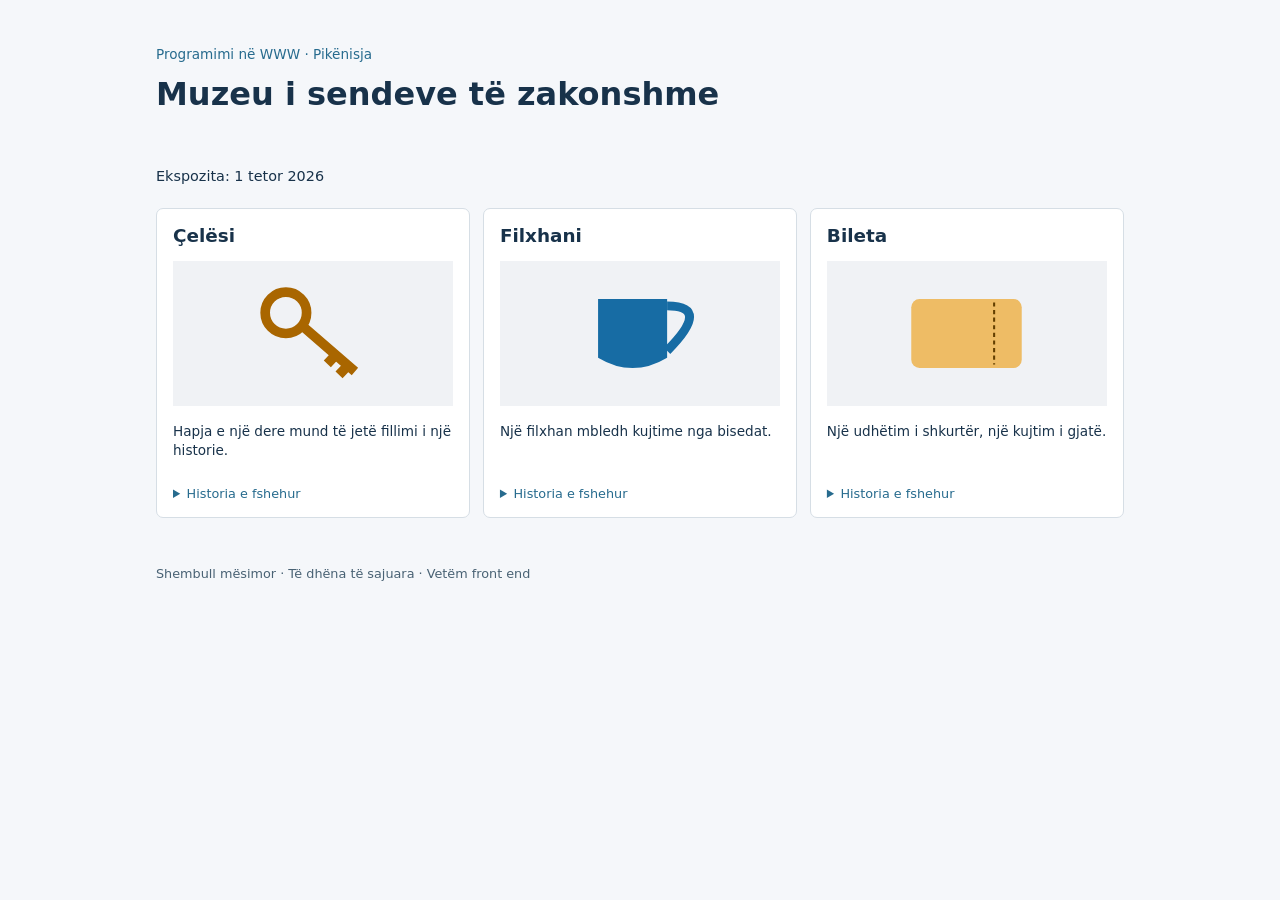
<file: Java II/index.html>
<!doctype html>
<html lang="sq">

<head>
  <meta charset="UTF-8" />
  <meta name="viewport" content="width=device-width, initial-scale=1" />
  <title>Muzeu i sendeve të zakonshme</title>
  <link rel="stylesheet" href="style.css" />
</head>

<body>

  <a class="skip" href="#main">Kalo te përmbajtja</a>

  <header>
    <p>Programimi në WWW · Pikënisja</p>
    <h1>Muzeu i sendeve të zakonshme</h1>
  </header>

  <main id="main">

    <p class="exhibition">
      Ekspozita: 1 tetor 2026
    </p>

    <section class="museum">

      <article class="card">
        <h2>Çelësi</h2>

        <div class="image-box">
          <img src="celesi.svg" alt="Çelës">
        </div>

        <p>
          Hapja e një dere mund të jetë fillimi i një historie.
        </p>

        <details>
          <summary>Historia e fshehur</summary>
          <p>
            Ky çelës i vjetër është pjesë e koleksionit të muzeut.
          </p>
        </details>
      </article>


      <article class="card">
        <h2>Filxhani</h2>

        <div class="image-box">
          <img src="filxhani.svg" alt="Filxhan">
        </div>

        <p>
          Një filxhan mbledh kujtime nga bisedat.
        </p>

        <details>
          <summary>Historia e fshehur</summary>
          <p>
            Ky filxhan është pjesë e koleksionit të muzeut.
          </p>
        </details>
      </article>


      <article class="card">
        <h2>Bileta</h2>

        <div class="image-box">
          <img src="bileta.svg" alt="Biletë">
        </div>

        <p>
          Një udhëtim i shkurtër, një kujtim i gjatë.
        </p>

        <details>
          <summary>Historia e fshehur</summary>
          <p>
            Kjo biletë është pjesë e koleksionit të muzeut.
          </p>
        </details>
      </article>

    </section>

  </main>

  <footer>
    Shembull mësimor · Të dhëna të sajuara · Vetëm front end
  </footer>

</body>
</html>
</file>
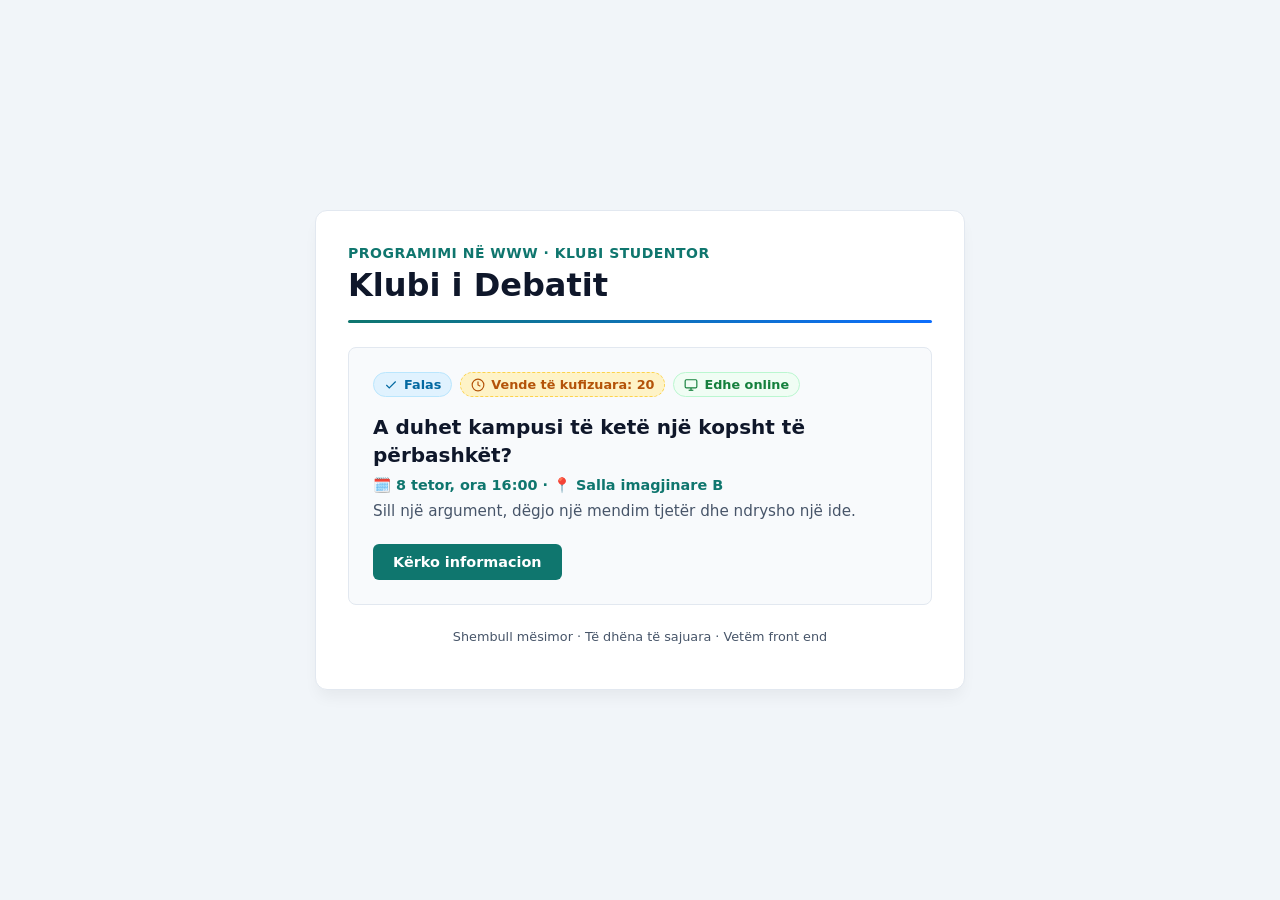
<file: java III/index.html>
<!doctype html>
<html lang="sq">
  <head>
    <meta charset="UTF-8" />
    <meta name="viewport" content="width=device-width, initial-scale=1" />
    <title>Afisha - Klubi i Debatit</title>
    <link rel="stylesheet" href="style.css" />
  </head>
  <body>
    <a class="skip-link" href="#main">Kalo te përmbajtja</a>

    <div class="poster-wrapper">
      <header class="poster-header">
        <span class="category-tag">Programimi në WWW · Klubi Studentor</span>
        <h1 class="poster-title">Klubi i Debatit</h1>
      </header>

      <div class="divider"></div>

      <main id="main" class="poster-card">
        <div class="badges-container">
          <span class="tag tag-free">
            <svg width="14" height="14" viewBox="0 0 24 24" fill="none" stroke="currentColor" stroke-width="2"><path d="M20 6L9 17l-5-5"/></svg>
            Falas
          </span>
          <span class="tag tag-limited">
            <svg width="14" height="14" viewBox="0 0 24 24" fill="none" stroke="currentColor" stroke-width="2"><circle cx="12" cy="12" r="10"/><polyline points="12 6 12 12 16 14"/></svg>
            Vende të kufizuara: 20
          </span>
          <span class="tag tag-online">
            <svg width="14" height="14" viewBox="0 0 24 24" fill="none" stroke="currentColor" stroke-width="2"><rect x="2" y="3" width="20" height="14" rx="2"/><line x1="8" y1="21" x2="16" y2="21"/><line x1="12" y1="17" x2="12" y2="21"/></svg>
            Edhe online
          </span>
        </div>

        <h2 class="event-title">A duhet kampusi të ketë një kopsht të përbashkët?</h2>
        <p class="event-time">🗓️ 8 tetor, ora 16:00 · 📍 Salla imagjinare B</p>
        <p class="event-desc">Sill një argument, dëgjo një mendim tjetër dhe ndrysho një ide.</p>

        <a href="#register" class="action-btn">Kërko informacion</a>
      </main>

      <footer class="poster-footer">
        <p>Shembull mësimor · Të dhëna të sajuara · Vetëm front end</p>
      </footer>
    </div>
  </body>
</html>
</file>
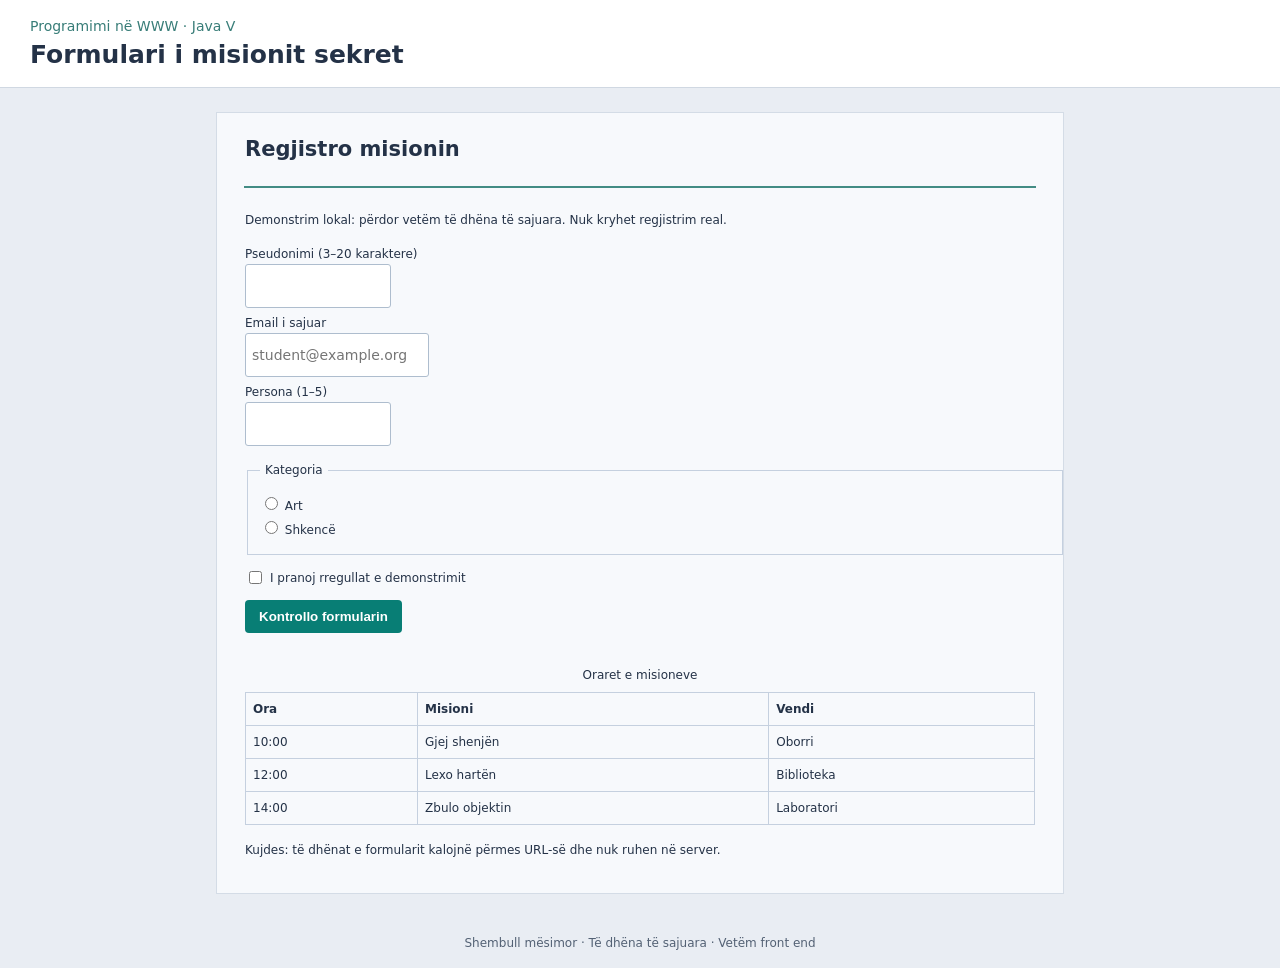
<file: java V/index.html>
<!DOCTYPE html>
<html lang="sq">
<head>
    <meta charset="UTF-8">
    <meta name="viewport" content="width=device-width, initial-scale=1.0">
    <title>Formulari i misionit sekret</title>
    <link rel="stylesheet" href="style.css">
</head>
<body>

    <a class="skip" href="#main">Kalo te përmbajtja</a>

    <header>
        <p>Programimi në WWW · Java V</p>
        <h1>Formulari i misionit sekret</h1>
    </header>

    <main id="main">

        <h2>Regjistro misionin</h2>

        <hr>

        <p class="njoftim">
            Demonstrim lokal: përdor vetëm të dhëna të sajuara.
            Nuk kryhet regjistrim real.
        </p>

        <form action="pranuar.html" method="get">

            <label for="pseudonimi">Pseudonimi (3–20 karaktere)</label>
            <input
                type="text"
                id="pseudonimi"
                name="pseudonimi"
                minlength="3"
                maxlength="20"
                required
            >

            <label for="email">Email i sajuar</label>
            <input
                type="email"
                id="email"
                name="email"
                placeholder="student@example.org"
                required
            >

            <label for="persona">Persona (1–5)</label>
            <input
                type="number"
                id="persona"
                name="persona"
                min="1"
                max="5"
                required
            >

            <fieldset>
                <legend>Kategoria</legend>

                <label class="radio-label">
                    <input
                        type="radio"
                        name="kategoria"
                        value="Art"
                        required
                    >
                    Art
                </label>

                <label class="radio-label">
                    <input
                        type="radio"
                        name="kategoria"
                        value="Shkencë"
                    >
                    Shkencë
                </label>
            </fieldset>

            <label class="checkbox-label">
                <input
                    type="checkbox"
                    name="rregullat"
                    value="pranuar"
                    required
                >
                I pranoj rregullat e demonstrimit
            </label>

            <button type="submit">Kontrollo formularin</button>

        </form>

        <table>
            <caption>Oraret e misioneve</caption>

            <thead>
                <tr>
                    <th scope="col">Ora</th>
                    <th scope="col">Misioni</th>
                    <th scope="col">Vendi</th>
                </tr>
            </thead>

            <tbody>
                <tr>
                    <td>10:00</td>
                    <td>Gjej shenjën</td>
                    <td>Oborri</td>
                </tr>

                <tr>
                    <td>12:00</td>
                    <td>Lexo hartën</td>
                    <td>Biblioteka</td>
                </tr>

                <tr>
                    <td>14:00</td>
                    <td>Zbulo objektin</td>
                    <td>Laboratori</td>
                </tr>
            </tbody>
        </table>

        <p class="shpjegim">
            Kujdes: të dhënat e formularit kalojnë përmes URL-së
            dhe nuk ruhen në server.
        </p>

    </main>

    <footer>
        Shembull mësimor · Të dhëna të sajuara · Vetëm front end
    </footer>

</body>
</html>
</file>
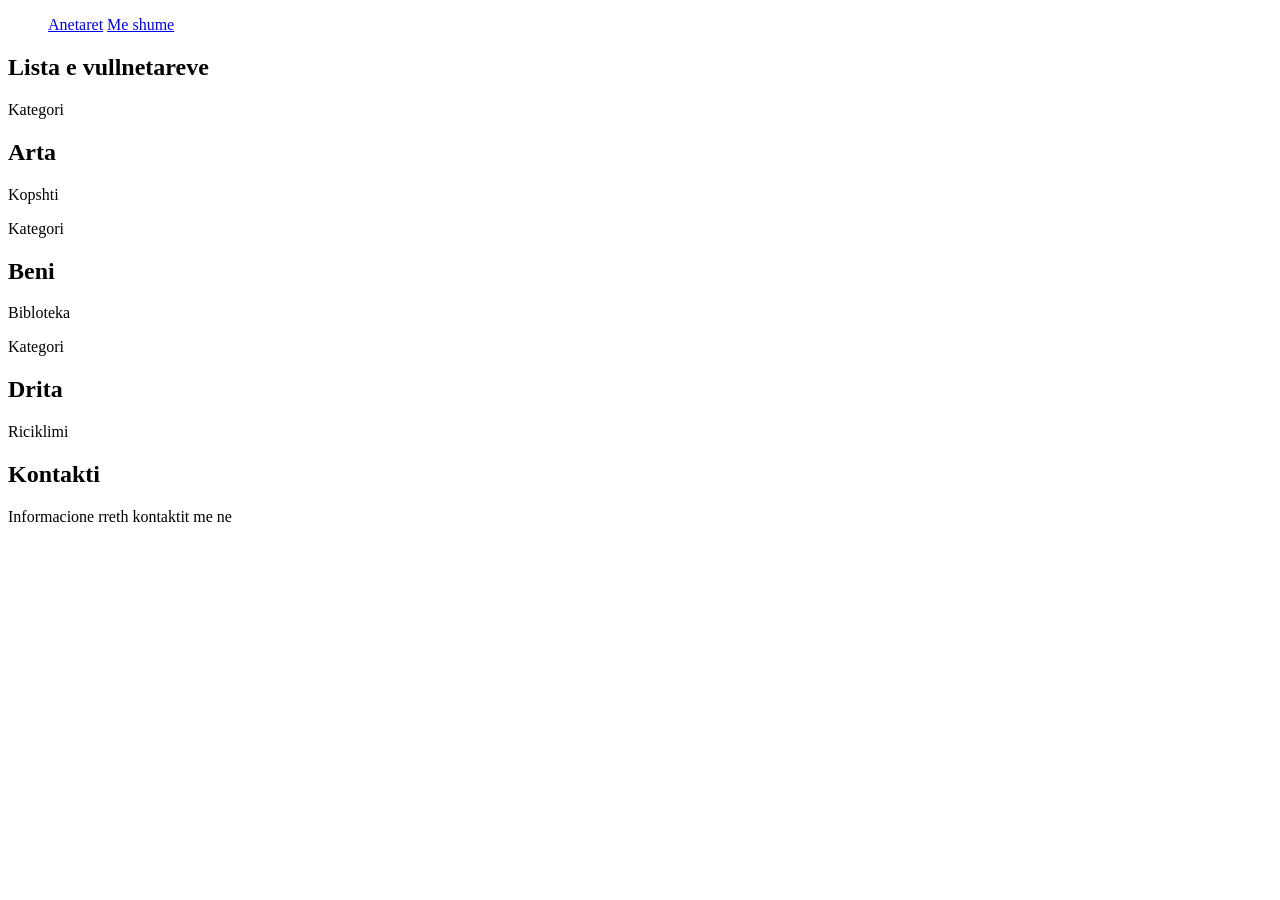
<file: Vleresime-Prova1/index.html>
<!DOCTYPE html>
<html lang="sq">
    <head>
        <meta charset="UTF-8">
        <title>Lista e vullnetareve</title>
        <link rel="sylesheet" href="style.css">
    </head>

    <body>
        <header>
            <nav>
                <ul>
                    <a href="#anetaret">Anetaret</a>
                    <a href="#kontakti">Me shume</a>
                </ul>
            </nav>
        </header>

        <main>

 
    <section id="anetaret">
        <h2>Lista e vullnetareve</h2>

        <article>
            <span class="kategori">Kategori</span>
            <h2>Arta</h2>
            <p>Kopshti</p>
            <a href="#kontakti"></a>
        </article>

        <article>
            <span class="kategori">Kategori</span>
            <h2>Beni</h2>
            <p>Bibloteka</p>
            <a href="#kontakti"></a>
        </article>

        <article>
            <span class="kategori">Kategori</span>
            <h2>Drita</h2>
            <p>Riciklimi</p>
            <a href="#kontakti"></a>
        </article>
    </section>

    <section id="kontakti">
        <h2>Kontakti</h2>
        <p>Informacione rreth kontaktit me ne</p>
    </section>
    </main>

</body>
</html>
</file>
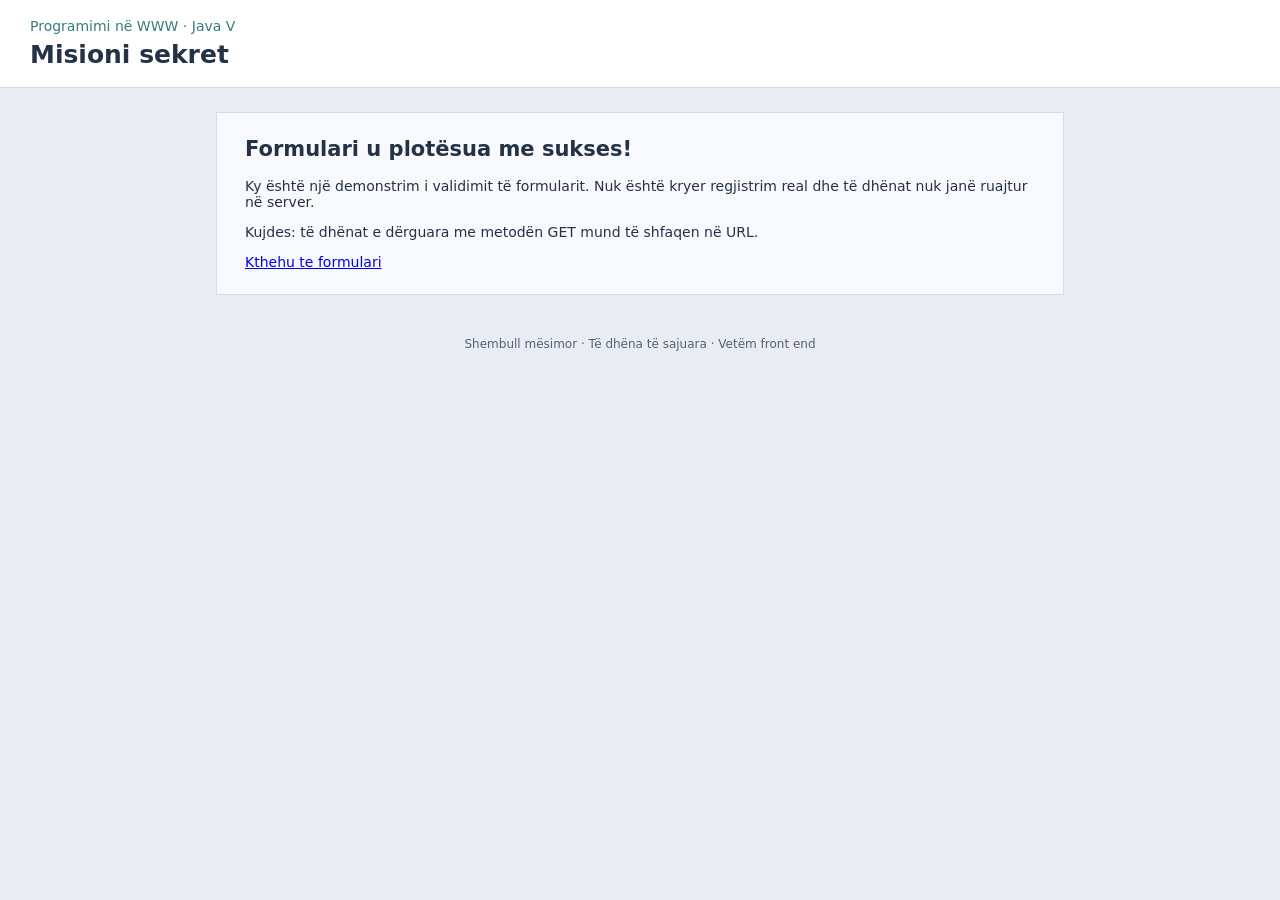
<file: java V/pranuar.html>
<!DOCTYPE html>
<html lang="sq">
<head>
    <meta charset="UTF-8">
    <meta name="viewport" content="width=device-width, initial-scale=1.0">
    <title>Misioni u pranua</title>
    <link rel="stylesheet" href="style.css">
</head>
<body>

    <header>
        <p>Programimi në WWW · Java V</p>
        <h1>Misioni sekret</h1>
    </header>

    <main>
        <h2>Formulari u plotësua me sukses!</h2>

        <p>
            Ky është një demonstrim i validimit të formularit.
            Nuk është kryer regjistrim real dhe të dhënat
            nuk janë ruajtur në server.
        </p>

        <p>
            Kujdes: të dhënat e dërguara me metodën GET mund
            të shfaqen në URL.
        </p>

        <a href="index.html">Kthehu te formulari</a>
    </main>

    <footer>
        Shembull mësimor · Të dhëna të sajuara · Vetëm front end
    </footer>

</body>
</html>
</file>
<file: Java II/style.css>
* {
  box-sizing: border-box;
}

body {
  font-family: system-ui, sans-serif;
  margin: 0;
  background: #f5f7fa;
  color: #18324a;
}

.skip {
  position: absolute;
  left: -9999px;
}

.skip:focus {
  left: 1rem;
  top: 1rem;
  background: white;
  padding: 0.5rem;
}

header {
  max-width: 1000px;
  margin: 0 auto;
  padding: 2rem 1rem 1rem;
}

header p {
  font-size: 0.85rem;
  color: #276b8e;
}

h1 {
  font-size: 2rem;
  margin: 0 0 1.5rem;
  color: #18324a;
}

main {
  max-width: 1000px;
  margin: 0 auto;
  padding: 0 1rem 2rem;
}

.exhibition {
  font-size: 0.9rem;
  margin-bottom: 1.5rem;
}

.museum {
  display: grid;
  grid-template-columns: repeat(3, 1fr);
  gap: 0.8rem;
}

.card {
  background: white;
  border: 1px solid #d6dee5;
  border-radius: 7px;
  padding: 1rem;
}

.card h2 {
  font-size: 1.15rem;
  margin-top: 0;
}

.image-box {
  height: 145px;
  background: #f0f2f5;
  display: flex;
  align-items: center;
  justify-content: center;
  margin-bottom: 1rem;
}

.image-box img {
  width: 100%;
  height: 100%;
  object-fit: contain;
}

.card > p {
  font-size: 0.85rem;
  line-height: 1.4;
  min-height: 48px;
}

details {
  margin-top: 1rem;
  font-size: 0.8rem;
}

summary {
  cursor: pointer;
  color: #276b8e;
}

details p {
  line-height: 1.4;
}

footer {
  max-width: 1000px;
  margin: 0 auto;
  padding: 1rem;
  font-size: 0.8rem;
  color: #496274;
}

@media (max-width: 750px) {
  .museum {
    grid-template-columns: 1fr;
  }
}
</file>
<file: java III/style.css>
/* Variablat CSS */
:root {
  --primary: #0d6efd;
  --primary-hover: #0b5ed7;
  --accent-color: #0f766e;
  --bg-page: #f1f5f9;
  --bg-card: #ffffff;
  --text-main: #0f172a;
  --text-muted: #475569;
  --border: #e2e8f0;
  
  --space-sm: 0.5rem;
  --space-md: 1rem;
  --space-lg: 1.5rem;
  --space-xl: 2rem;
  --radius-card: 12px;
  --radius-btn: 6px;
}

/* Box-Sizing Global */
*, *::before, *::after {
  box-sizing: border-box;
}

body {
  font-family: system-ui, -apple-system, BlinkMacSystemFont, "Segoe UI", Roboto, sans-serif;
  margin: 0;
  padding: var(--space-md);
  background-color: var(--bg-page);
  color: var(--text-main);
  display: grid;
  place-items: center;
  min-height: 100vh;
}

/* Skip link për accessibility */
.skip-link {
  position: absolute;
  top: -50px;
  left: 10px;
  background: var(--text-main);
  color: white;
  padding: 8px 12px;
  border-radius: 4px;
  z-index: 10;
  text-decoration: none;
}

.skip-link:focus {
  top: 10px;
}

/* Kontejneri kryesor */
.poster-wrapper {
  background-color: #ffffff;
  border: 1px solid var(--border);
  width: 100%;
  max-width: 650px;
  padding: var(--space-xl);
  border-radius: var(--radius-card);
  box-shadow: 0 10px 15px -3px rgba(0, 0, 0, 0.05);
}

.category-tag {
  color: var(--accent-color);
  font-weight: 600;
  font-size: 0.875rem;
  text-transform: uppercase;
  letter-spacing: 0.5px;
}

.poster-title {
  color: var(--text-main);
  font-size: 2rem;
  margin: 0.25rem 0 0 0;
}

.divider {
  height: 3px;
  background: linear-gradient(to right, var(--accent-color), var(--primary));
  margin: var(--space-md) 0 var(--space-lg) 0;
  border-radius: 2px;
}

/* Kartela brenda afishes */
.poster-card {
  background-color: #f8fafc;
  padding: var(--space-lg);
  border-radius: 8px;
  border: 1px solid var(--border);
}

/* Etiketat (Badges) */
.badges-container {
  display: flex;
  flex-wrap: wrap;
  gap: var(--space-sm);
  margin-bottom: var(--space-md);
}

.tag {
  display: inline-flex;
  align-items: center;
  gap: 6px;
  padding: 4px 10px;
  font-size: 0.8rem;
  font-weight: 600;
  border-radius: 50px;
}

.tag-free {
  background-color: #e0f2fe;
  color: #0369a1;
  border: 1px solid #bae6fd;
}

.tag-limited {
  background-color: #fef3c7;
  color: #b45309;
  border: 1.5px dashed #fcd34d;
}

.tag-online {
  background-color: #f0fdf4;
  color: #15803d;
  border: 1px solid #bbf7d0;
}

/* Teksti */
.event-title {
  font-size: 1.25rem;
  margin: 0 0 var(--space-sm) 0;
  line-height: 1.4;
}

.event-time {
  color: var(--accent-color);
  font-weight: 600;
  font-size: 0.9rem;
  margin: 0 0 var(--space-sm) 0;
}

.event-desc {
  color: var(--text-muted);
  font-size: 0.95rem;
  margin: 0 0 var(--space-lg) 0;
}

/* Butoni dhe Gjendjet Focus/Hover */
.action-btn {
  display: inline-block;
  background-color: var(--accent-color);
  color: white;
  text-decoration: none;
  padding: 10px 20px;
  border-radius: var(--radius-btn);
  font-weight: 600;
  font-size: 0.9rem;
  transition: all 0.2s ease;
}

.action-btn:hover {
  background-color: #0d9488;
  transform: translateY(-1px);
}

.action-btn:focus-visible,
a:focus-visible {
  outline: 3px solid var(--primary);
  outline-offset: 3px;
}

/* Footer */
.poster-footer {
  margin-top: var(--space-lg);
  text-align: center;
  font-size: 0.8rem;
  color: var(--text-muted);
}
</file>
<file: java V/style.css>
css
* {
    box-sizing: border-box;
}

body {
    font-family: system-ui, sans-serif;
    margin: 0;
    background-color: #e9edf3;
    color: #243247;
    font-size: 14px;
}

header {
    background-color: #ffffff;
    padding: 18px 30px;
    border-bottom: 1px solid #d0d8e2;
}

header p {
    color: #387d78;
    margin: 0 0 6px;
}

header h1 {
    margin: 0;
    font-size: 25px;
}

.skip {
    position: absolute;
    left: -9999px;
}

.skip:focus {
    left: 10px;
    top: 10px;
    background: white;
    padding: 10px;
    z-index: 10;
}

main {
    max-width: 790px;
    margin: 24px auto;
    padding: 24px 28px;
    background-color: #f7f9fc;
    border: 1px solid #d4dce6;
}

h2 {
    margin-top: 0;
    font-size: 21px;
}

hr {
    border: 0;
    border-top: 2px solid #438c84;
    margin: 25px -1px;
}

.njoftim {
    font-size: 12px;
    margin-bottom: 12px;
}

form {
    display: flex;
    flex-direction: column;
    align-items: flex-start;
}

form > label:not(.checkbox-label) {
    margin-top: 8px;
    margin-bottom: 3px;
    font-size: 12px;
}

input[type="text"],
input[type="email"],
input[type="number"] {
    width: 132px;
    min-height: 30px;
    padding: 6px;
    border: 1px solid #aebdce;
    border-radius: 3px;
    background: white;
    font: inherit;
}

input[type="email"] {
    width: 170px;
}

input:focus {
    outline: 2px solid #438c84;
    outline-offset: 2px;
}

fieldset {
    width: 100%;
    margin-top: 17px;
    border: 1px solid #c5d0df;
    padding: 12px;
}

legend {
    padding: 0 5px;
    font-size: 12px;
}

.radio-label {
    display: block;
    margin: 5px 0;
    font-size: 12px;
}

.checkbox-label {
    display: flex;
    align-items: center;
    gap: 5px;
    margin: 13px 0;
    font-size: 12px;
}

button {
    border: 0;
    border-radius: 4px;
    background-color: #087e75;
    color: white;
    padding: 9px 14px;
    font-weight: 600;
    cursor: pointer;
}

button:hover {
    background-color: #06675f;
}

table {
    width: 100%;
    margin-top: 25px;
    border-collapse: collapse;
    font-size: 12px;
}

caption {
    padding: 10px;
    font-size: 12px;
}

th,
td {
    text-align: left;
    border: 1px solid #c5d0df;
    padding: 9px 7px;
}

th {
    font-weight: 700;
}

.shpjegim {
    font-size: 12px;
    margin-top: 18px;
}

footer {
    text-align: center;
    padding: 18px;
    color: #536174;
    font-size: 12px;
}

@media (max-width: 600px) {
    main {
        margin: 12px;
        padding: 18px;
    }

    header {
        padding: 18px;
    }

    table {
        font-size: 11px;
    }
}
</file>
<file: Vleresime-Prova1/style.css>
* {
    box-sizing: border-box;
}

body {
    font-family: system-ui, sans-serif;
    margin: 1rem; 
}

article {
    overflow-wrap: break-word;
}

#anetaret {
     display: flex;
     flex-direction: column;
}


@media(min-width:1000px) {
        display: grid;
        grid-template-columns: 1fr 1fr 1fr;
}


a:focus-visible { 
    outline: 3px solid blue; 
    outline-offset: grey;
 }
</file>
